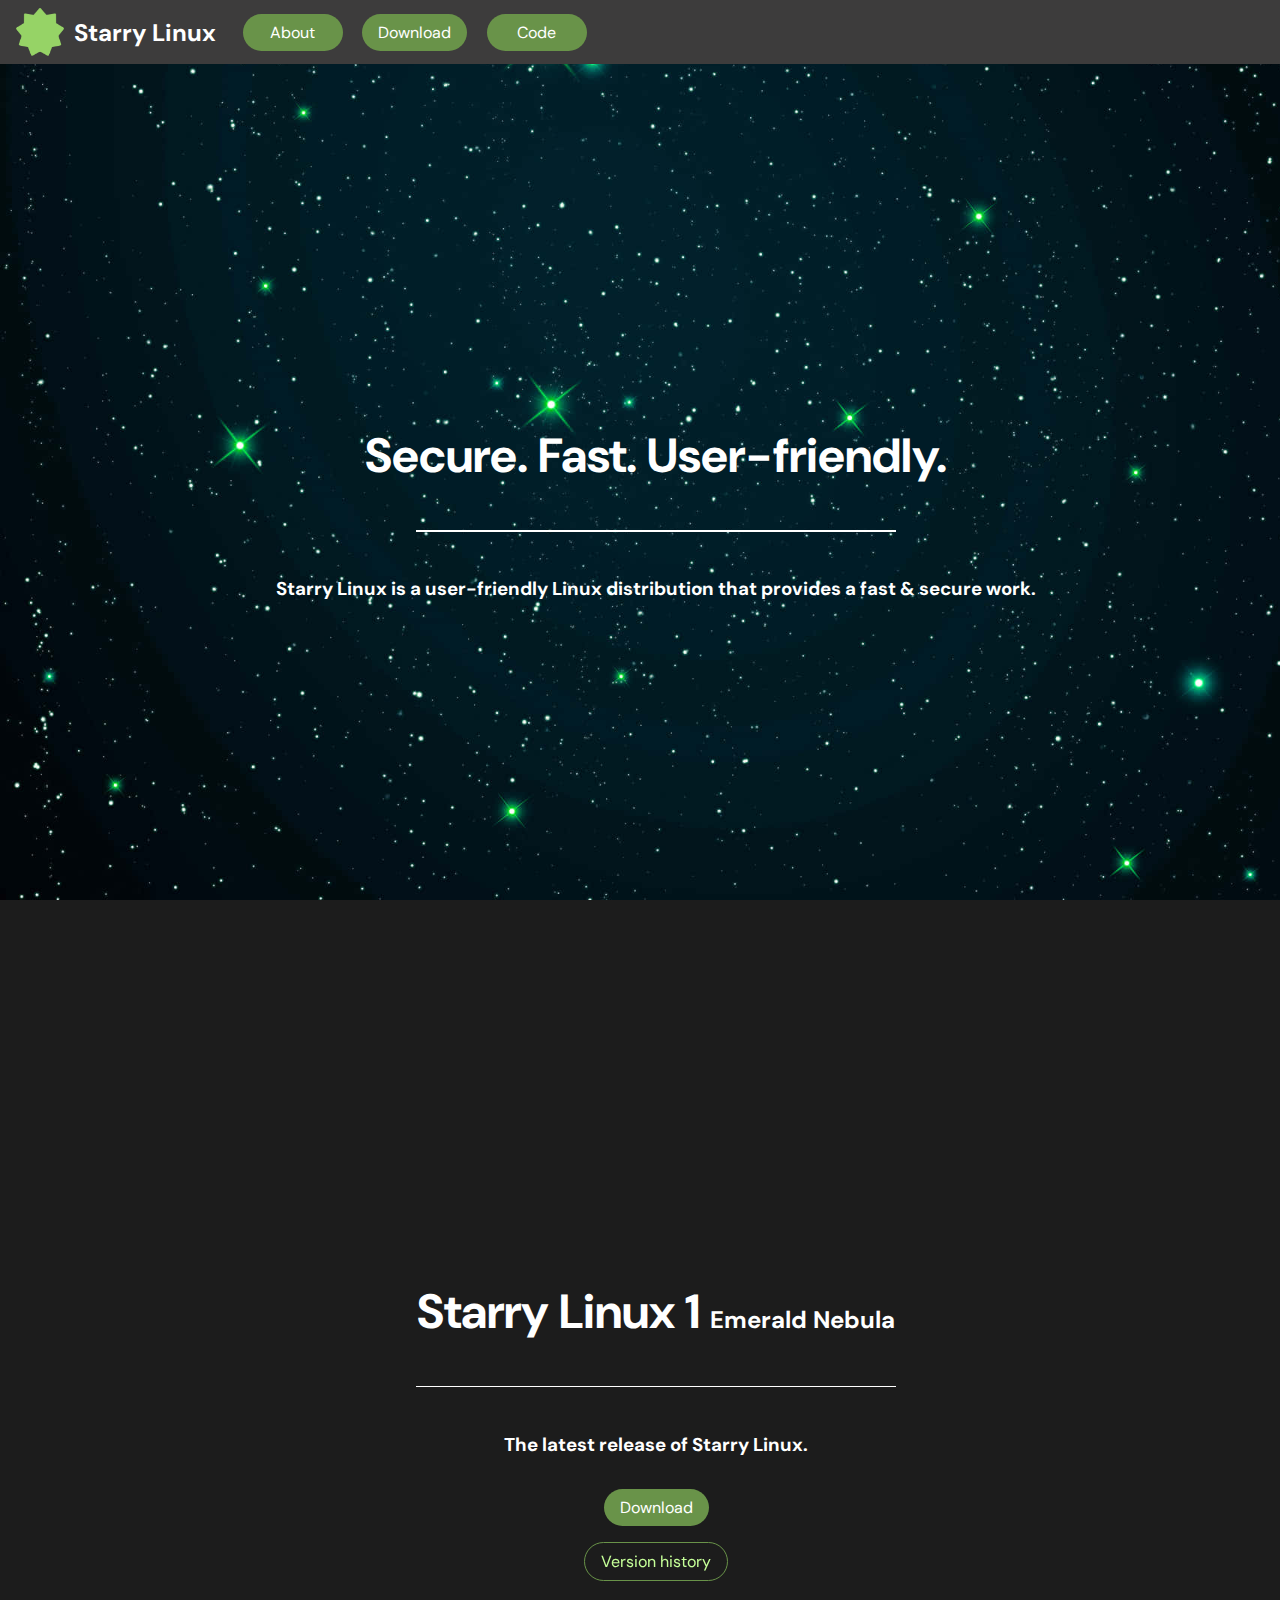
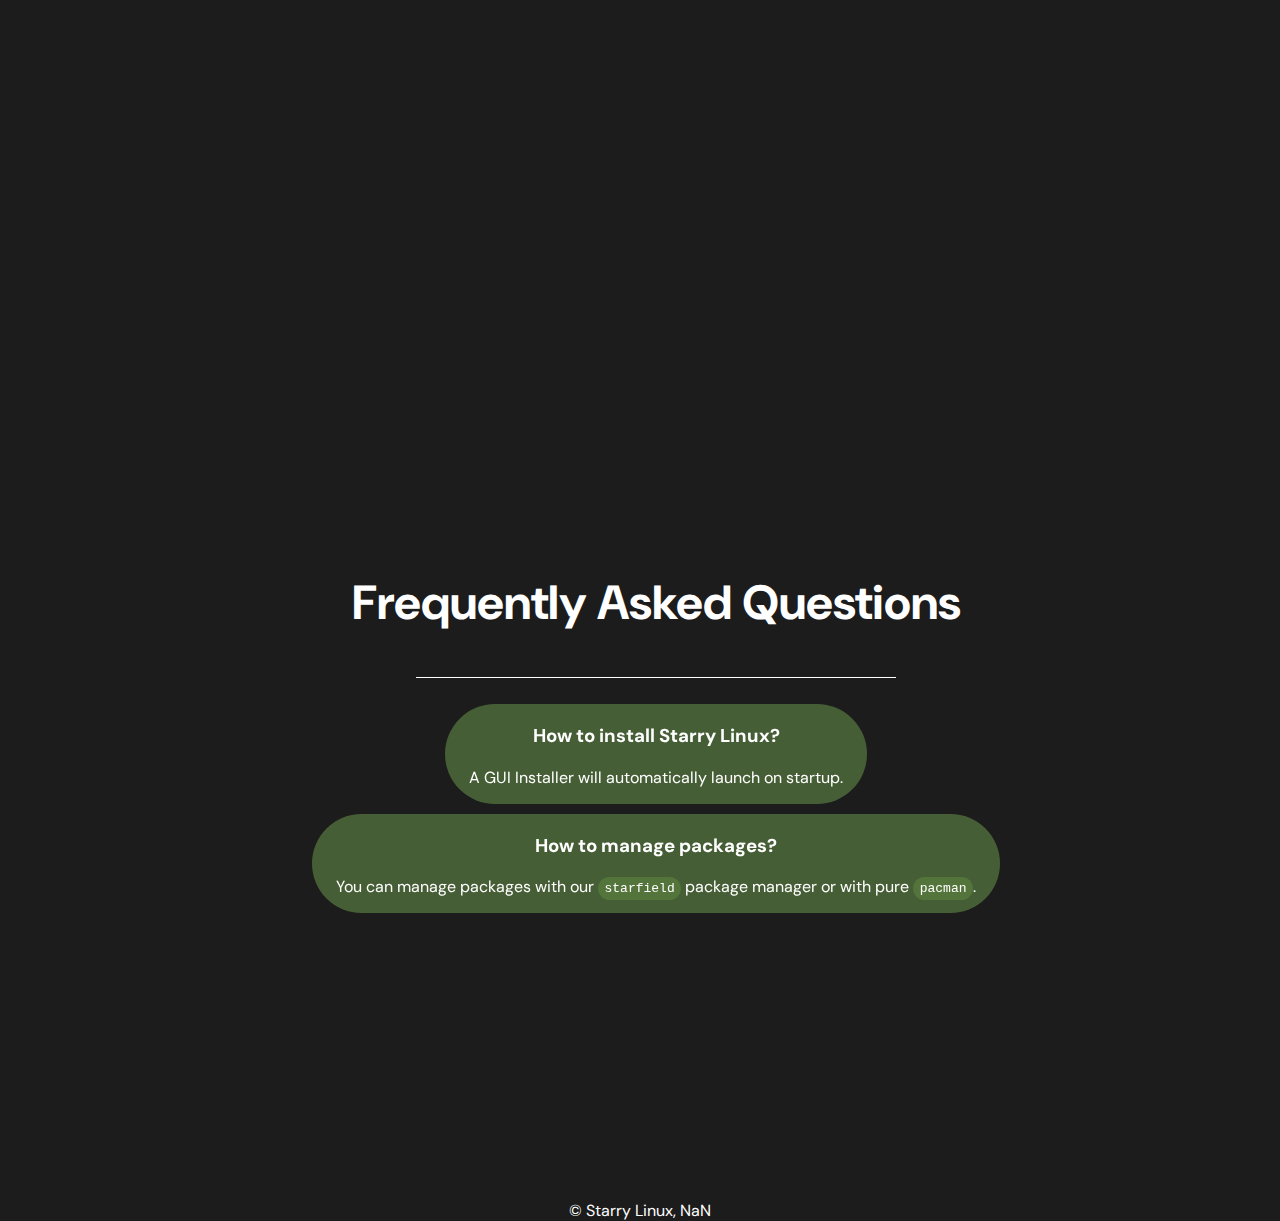
<file: index.html>
<!DOCTYPE html>
<html>
<head>
    <title>Starry Linux</title>
    <meta name="viewport" content="width=device-width, initial-scale=1">
    <meta http-equiv="Content-Type" content="text/html; charset=UTF-8">
    <script src="index.js"></script>
    <link rel="stylesheet" href="style.css">
    <link rel="preconnect" href="https://fonts.googleapis.com">
    <link rel="preconnect" href="https://fonts.gstatic.com" crossorigin>
    <link href="https://fonts.googleapis.com/css2?family=DM+Sans:ital,opsz,wght@0,9..40,100..1000;1,9..40,100..1000&display=swap" rel="stylesheet">
</head>
<body>

    <header>
        <img src="assets/img/Logo.png" alt="Starry Linux Logo">
        <h1>Starry Linux</h1>
        <button id="about-btn"><span class="ripple"></span>About</button>
        <button id="download-btn"><span class="ripple"></span>Download</button>
        <button id="code-btn"><span class="ripple"></span>Code</button>
    </header>
    <div class="container">
        <div id="about">
            <h1 class="slogan">Secure. Fast. User-friendly.</h1>
            <div class="br"></div>
            <h3>Starry Linux is a user-friendly Linux distribution that provides a fast & secure work.</h3>
        </div>
        <div id="download">
            <h1 class="slogan">Starry Linux 1 <span style="font-size: 0.5em;">Emerald Nebula</span></h1>
            <div class="br"></div>
            <h3>The latest release of Starry Linux.</h3>
            <button onclick="popup('Sorry, but you cannot download Starry Linux right now because it is in development.')">Download </button>
            <button class="unrecommended" id="versions">Version history</button>
        </div>
        <div id="faq">
            <h1 class="slogan">Frequently Asked Questions</h1>
            <div class="br"></div>
            <div class="question">
                <h3>How to install Starry Linux?</h3>
                <p>A GUI Installer will automatically launch on startup.</p>
            </div>

            <div class="question">
                <h3>How to manage packages?</h3>
                <p>You can manage packages with our <code>starfield</code> package manager or with pure <code>pacman</code>.</code></p>
            </div>
            
        </div>
    </div>
    <footer>
        <center><p id="copyright">© Starry Linux, NaN</p></center>
    </footer>
</body>
</html>
</file>
<file: style.css>
html, body {
  background-color: rgb(28, 28, 28);
  margin: 0;
  padding: 0;
  font-family: "DM Sans", sans-serif;
  color: white;
  background-image: url("assets/img/banner.jpg");
  background-repeat: no-repeat;
  background-size: cover;
  background-attachment: fixed;
  min-height: 100vh;
  height: 100%;
}

header {
  background-color: rgb(61, 60, 60);
  min-height: 3rem;
  display: flex;
  align-items: center;
  position: relative;
  padding: 0.5em 1em;
  margin:0;
  width:100%;
  gap: 10px;
  flex-wrap: wrap;
}

header img {
  width: 48px;
  height: auto;
}

header h1 {
  font-size: 1.5em;
  margin: 0 0.5em 0 0;
}

header hr {
  display: none; /* Hide on mobile, can show on desktop if needed */
}

button {
  position: relative;
  overflow: hidden;
  border: none;
  background-color: #699349;
  border-radius: 20rem;
  font-family: "DM Sans", sans-serif;
  color: white;
  padding: 0.5em 1em;
  font-size: 1em;
  cursor: pointer;
  transition: background-color 0.3s;
  margin: 0.2em 0.3em;
  min-width: 100px;
}

button:hover {
  background-color: #80b459;
}

button:active {
  background-color: #53743a;
}

.ripple {
  position: absolute;
  border-radius: 50%;
  background-color: rgba(255, 255, 255, 0.5);
  transform: scale(0);
  pointer-events: none; 
  opacity: 1;
}

@keyframes ripple-effect {
  to {
      transform: scale(4);
      opacity: 0;
  }
}

.container, #about, #download, #faq {
  display: flex;
  flex-direction: column;
  align-content: center;
  align-self: center;
  align-items: center;
  justify-content: center;
  width: 100%;
  min-height: 100vh;
  padding: 0 1em;
  margin: 0;
  text-align: center;
  gap: 10px;
}

.slogan  {
  font-size: 3em;
  line-height: 1;
  margin: 0.5em 0;
}

.br {
  height: 0.1rem;
  width: 30rem;
  max-width: 90vw;
  background-color: white;
  margin: 1em auto;
}

.unrecommended {
  background-color: transparent;
  border-style: solid;
  border-width: 0.1em;
  border-color: #699349;
  backdrop-filter:blur(1px);
  color: #c5ff98;
}

.question {
  background-color: #6993498e;
  backdrop-filter:blur(5px);
  border-radius: 15rem;
  padding: 0em 1.5em 0em 1.5em;
}

.popup {
  width:100%;
  height: 100%;
  background-color: rgba(0,0,0,0.5);
  overflow:hidden;
  display: flex;
  flex-direction: column;
  align-items: center;
  justify-content: center;
  position:fixed;
  z-index: 5;
  top:0px;
  opacity: 1;
  animation: fadeOut 0.3s;
  animation-fill-mode: forwards;
}

@keyframes fadeIn {
  0% {
    opacity: 1
  }
  100% {
    opacity: 0
  }
}

@keyframes fadeOut {
  0% {
    opacity: 0
  }
  100% {
    opacity: 1
  }
}

code {
  background-color: #53743a;

  border-radius: 100rem;
  padding: 0.3em 0.5em 0.3em 0.5em;
}

/* --- Responsive Styles for Mobile --- */
@media (max-width: 600px) {
  header {
      flex-direction: row;
      align-items: center;
      gap: 0.5em;
      padding: 0.5em 0.5em;
  }
  header img {
      width: 36px;
  }
  header h1 {
      font-size: 1.1em;
      margin: 0.2em 0;
  }
  button {
      font-size: 0.95em;
      padding: 0.5em 0.8em;
      min-width: 80px;
  }
  .slogan {
      font-size: 2em;
  }
  .br {
      width: 90vw;
      min-width: 120px;
  }
  .container, #about, #download, #code {
      padding: 0 0.3em;
  }
}
</file>
